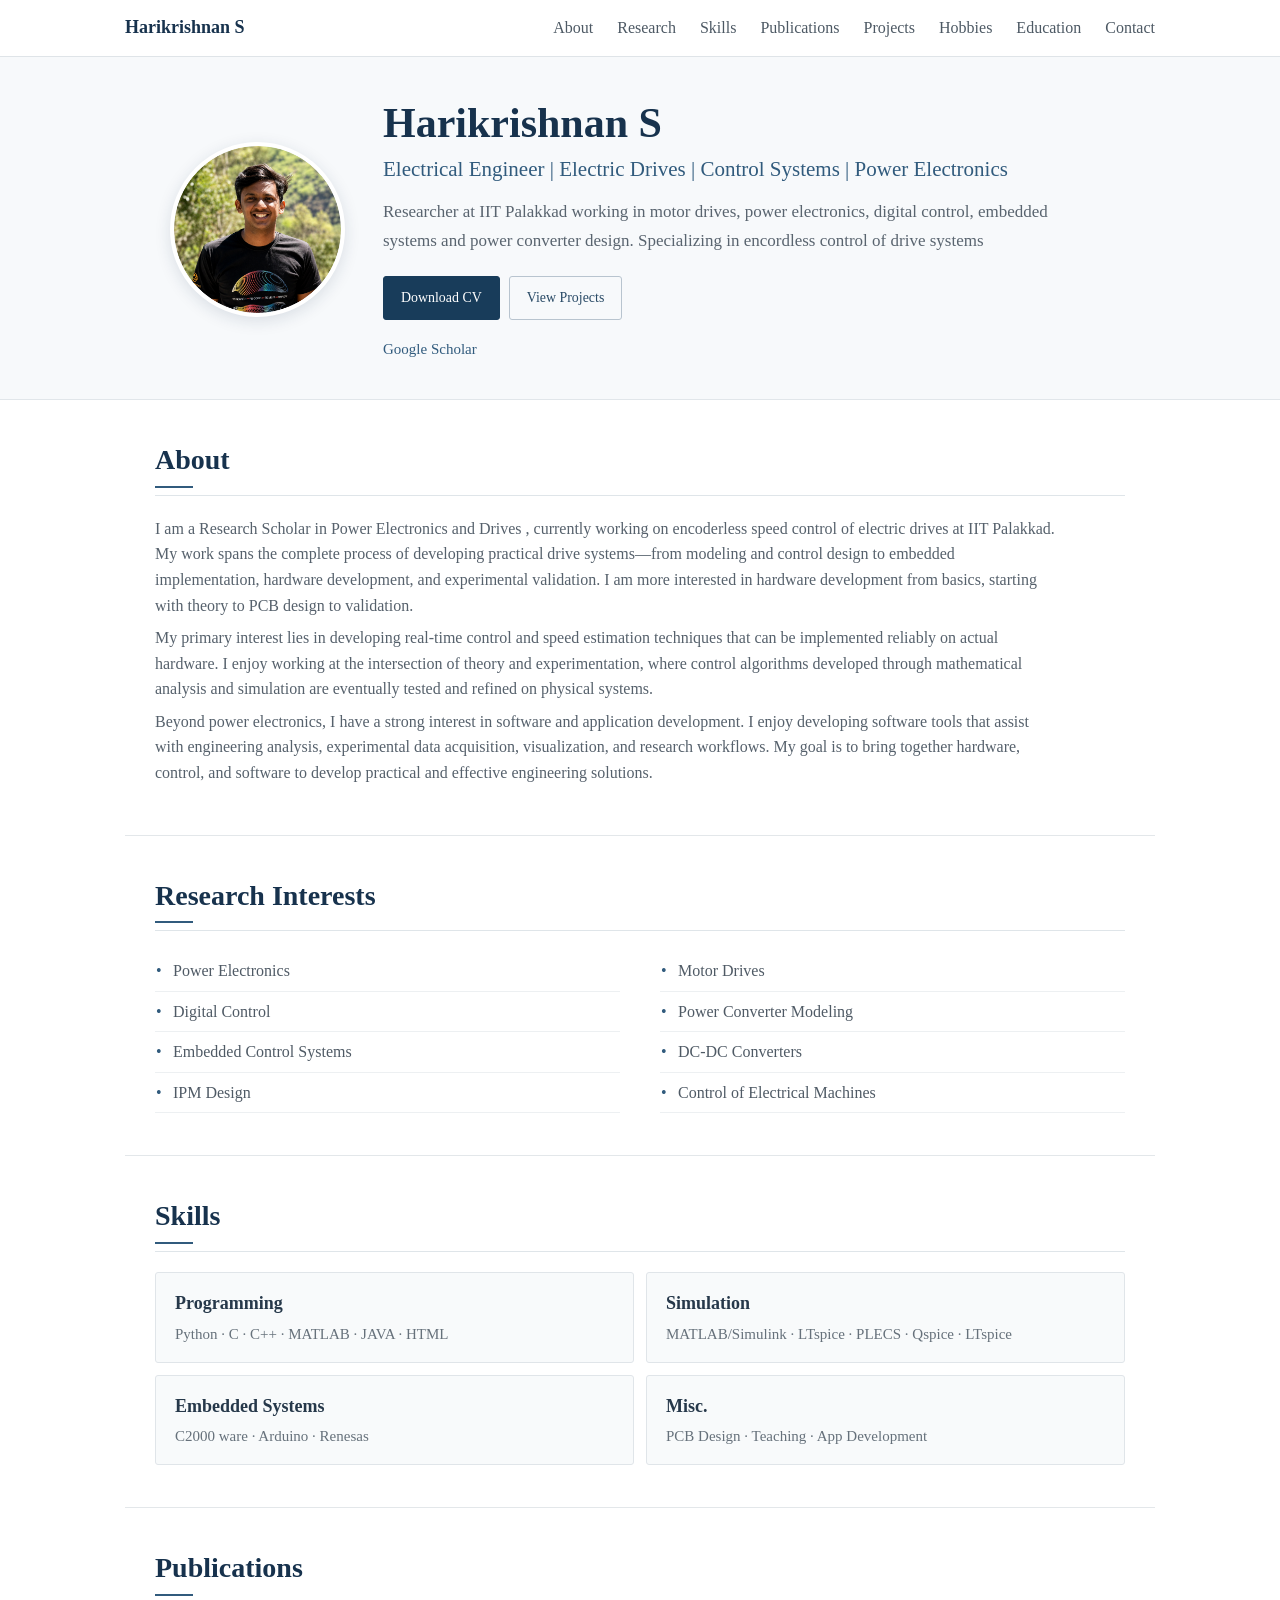
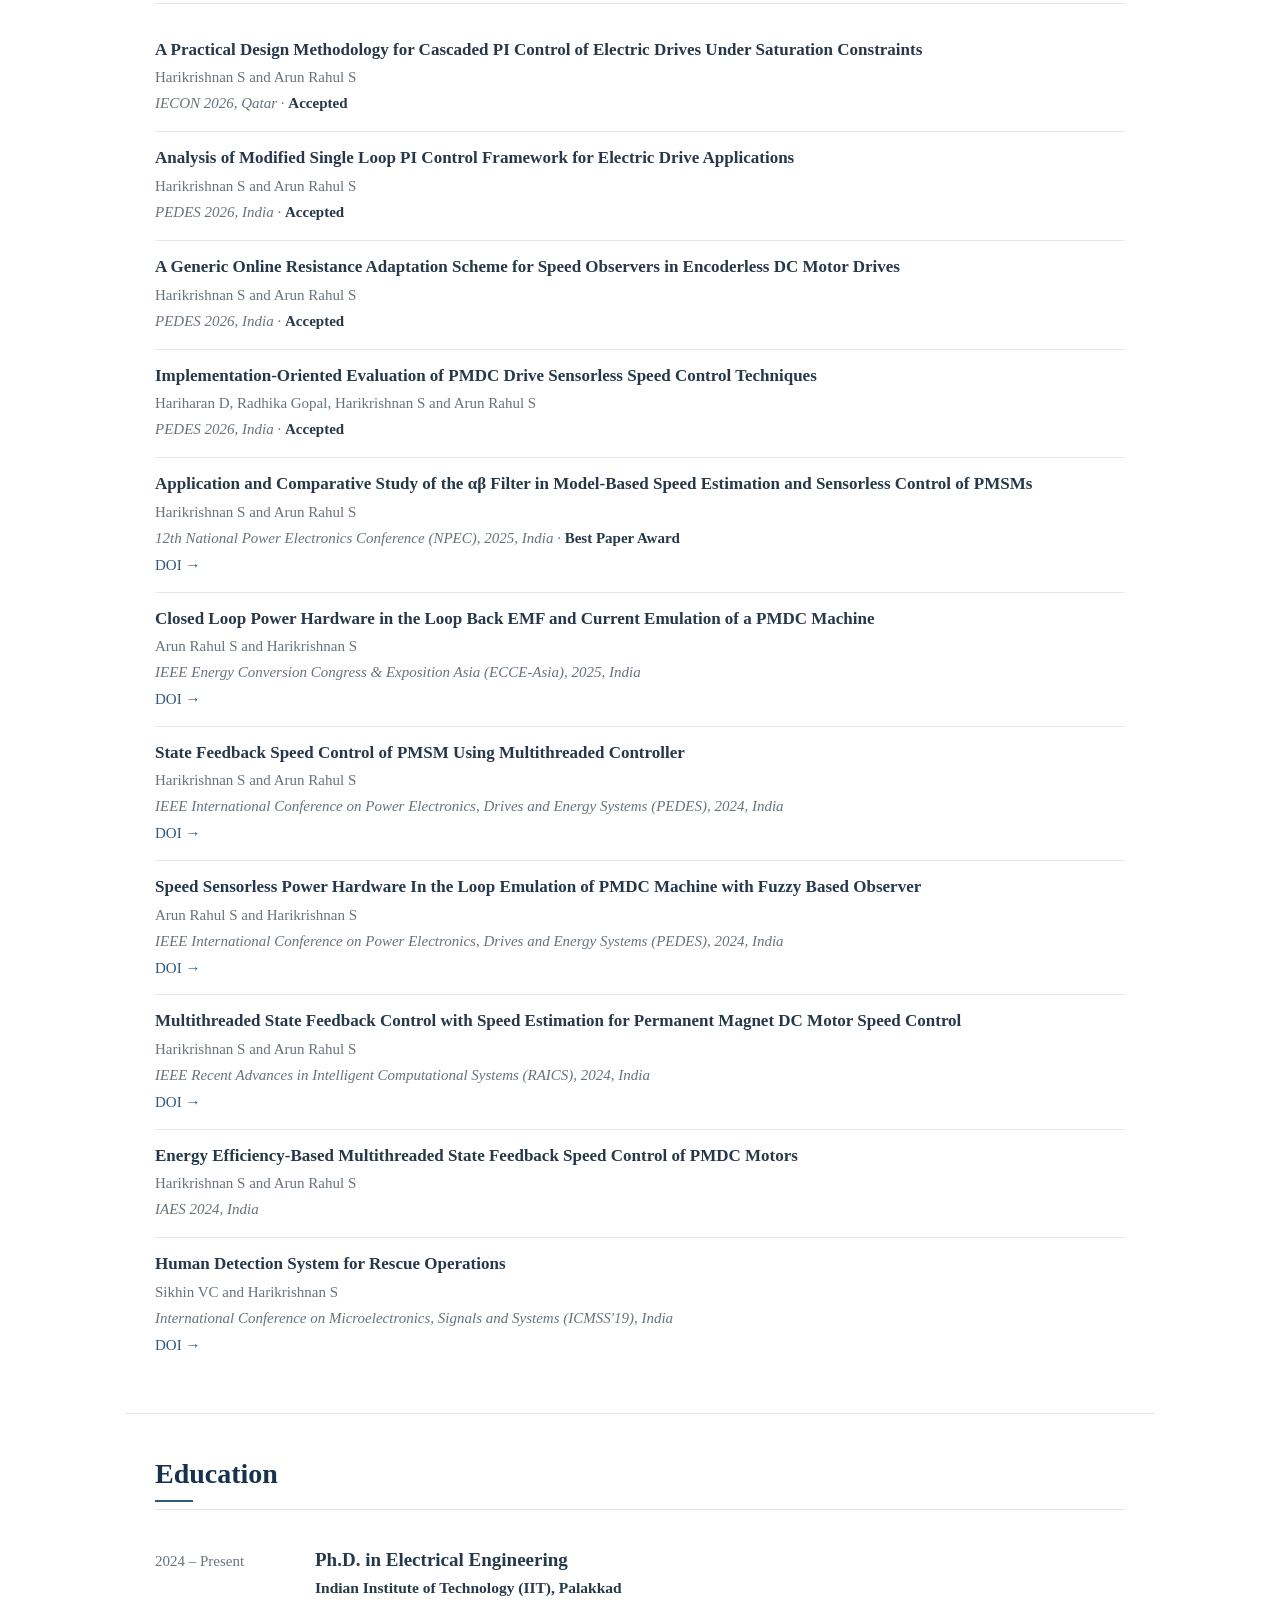
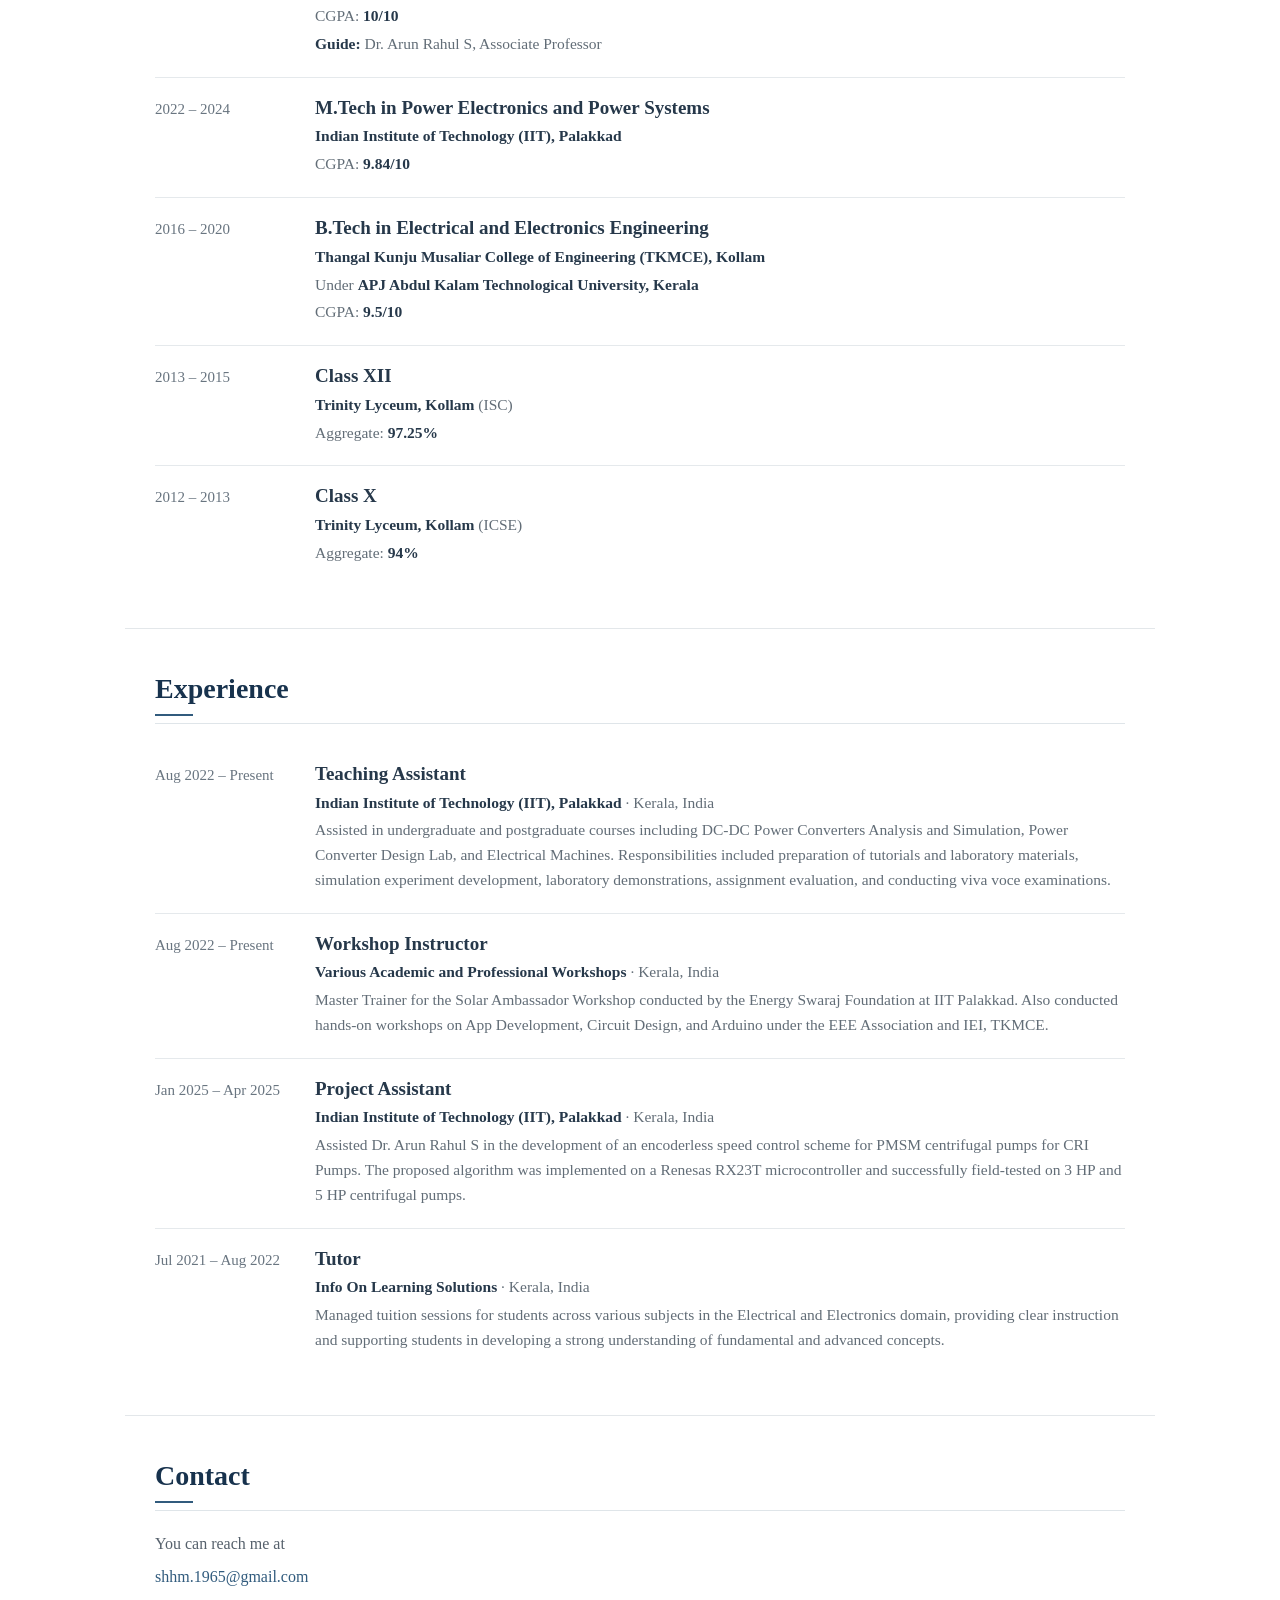
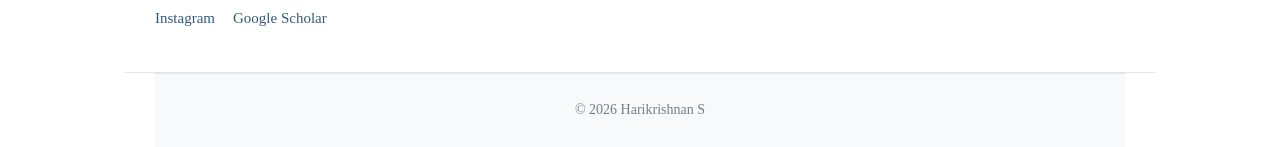
<file: index.html>
<!DOCTYPE html>
<html lang="en">

<head>
    <meta name="google-site-verification" content="j618L3VyQxqbE8muzfw3q0A5FMIps2ONFn4B0wJGXK8" />
    <meta charset="UTF-8">
    <meta name="viewport" content="width=device-width, initial-scale=1.0">

    <title>Harikrishnan S | Electrical Engineer</title>

    <link rel="stylesheet" href="css/style.css">
</head>

<body>

    <!-- ================= NAVIGATION ================= -->

    <nav class="navbar">

        <div class="nav-container">

            <div class="logo">
                Harikrishnan S
            </div>

            <div class="nav-links">

                <a href="index.html">About</a>
                <a href="#research">Research</a>
                <a href="#skills">Skills</a>
                <a href="#publications">Publications</a>
                <a href="projects.html">Projects</a>
                <a href="tutorials.html">Hobbies</a>
                <a href="#education">Education</a>
                <a href="#contact">Contact</a>

            </div>

        </div>

    </nav>


    <!-- ================= HERO ================= -->

    <main>

        <section class="hero">

            <div class="hero-container">

                <div class="hero-image">

                    <!-- Replace this with your photo -->
                    <img src="images/hari_profile.png"
                         alt="Profile photo">

                </div>


                <div class="hero-text">

                    <h1>Harikrishnan S</h1>

                    <h2>
                        Electrical Engineer | Electric Drives | Control Systems | Power Electronics  
                    </h2>

                    <p>
                        Researcher at IIT Palakkad working in motor drives, power electronics,
                        digital control, embedded systems and power converter
                        design. Specializing in encordless control of drive systems
                    </p>

                    <div class="hero-links">

                        <a href="files/Resume_hari.pdf" class="button">
                            Download CV
                        </a>

                        <a href="projects.html" class="button secondary">
                            View Projects
                        </a>

                    </div>

                    <div class="social-links">

                        <a href="https://scholar.google.com/citations?user=oAw24wIAAAAJ&hl=en">Google Scholar</a>
                      <!--<a href="mailto:shhm.1965@gmail.com">shhm.1965@gmail.com</a> -->

                    </div>

                </div>

            </div>

        </section>


        <!-- ================= ABOUT ================= -->

        <section class="section">

            <h2>About</h2>
<p>
I am a Research Scholar in Power Electronics and Drives , currently working on encoderless speed control of electric drives at IIT Palakkad. My work spans the complete process of developing practical drive systems—from modeling and control design to embedded implementation, hardware development, and experimental validation.
I am more interested in hardware development from basics, starting with theory to PCB design to validation.</p>
<p>
My primary interest lies in developing real-time control and speed estimation techniques that can be implemented reliably on actual hardware. I enjoy working at the intersection of theory and experimentation, where control algorithms developed through mathematical analysis and simulation are eventually tested and refined on physical systems.
</p>
<p>
Beyond power electronics, I have a strong interest in software and application development. I enjoy developing software tools that assist with engineering analysis, experimental data acquisition, visualization, and research workflows. My goal is to bring together hardware, control, and software to develop practical and effective engineering solutions.
</p>
        </section>


        <!-- ================= RESEARCH ================= -->

        <section class="section" id="research">

            <h2>Research Interests</h2>

            <ul class="research-list">

                <li>Power Electronics</li>
                <li>Motor Drives</li>
                <li>Digital Control</li>
                <li>Power Converter Modeling</li>
                <li>Embedded Control Systems</li>
                <li>DC-DC Converters</li>
                <li>IPM Design</li>
                <li>Control of Electrical Machines</li>

            </ul>

        </section>


        <!-- ================= SKILLS ================= -->

        <section class="section" id="skills">

            <h2>Skills</h2>

            <div class="skills-grid">

                <div class="skill-box">
                    <h3>Programming</h3>
                    <p>Python · C · C++ · MATLAB · JAVA · HTML </p>
                </div>

                <div class="skill-box">
                    <h3>Simulation</h3>
                    <p>MATLAB/Simulink · LTspice · PLECS · Qspice · LTspice</p>
                </div>

                <div class="skill-box">
                    <h3>Embedded Systems</h3>
                    <p>C2000 ware · Arduino · Renesas </p>
                </div>

                <div class="skill-box">
                    <h3>Misc.</h3>
                    <p> PCB Design · Teaching · App Development</p>
                </div>

            </div>

        </section>


      <!-- ================= PUBLICATIONS ================= -->

<section class="section" id="publications">
    <h2>Publications</h2>

    <div class="publication">
        <h3>A Practical Design Methodology for Cascaded PI Control of Electric Drives Under Saturation Constraints</h3>
        <p>Harikrishnan S and Arun Rahul S</p>
        <p><i>IECON 2026, Qatar</i> · <strong>Accepted</strong></p>
    </div>

    <div class="publication">
        <h3>Analysis of Modified Single Loop PI Control Framework for Electric Drive Applications</h3>
        <p>Harikrishnan S and Arun Rahul S</p>
        <p><i>PEDES 2026, India</i> · <strong>Accepted</strong></p>
    </div>

    <div class="publication">
        <h3>A Generic Online Resistance Adaptation Scheme for Speed Observers in Encoderless DC Motor Drives</h3>
        <p>Harikrishnan S and Arun Rahul S</p>
        <p><i>PEDES 2026, India</i> · <strong>Accepted</strong></p>
    </div>

    <div class="publication">
        <h3>Implementation-Oriented Evaluation of PMDC Drive Sensorless Speed Control Techniques</h3>
        <p>Hariharan D, Radhika Gopal, Harikrishnan S and Arun Rahul S</p>
        <p><i>PEDES 2026, India</i> · <strong>Accepted</strong></p>
    </div>

    <div class="publication">
        <h3>Application and Comparative Study of the αβ Filter in Model-Based Speed Estimation and Sensorless Control of PMSMs</h3>
        <p>Harikrishnan S and Arun Rahul S</p>
        <p><i>12th National Power Electronics Conference (NPEC), 2025, India</i> · <strong>Best Paper Award</strong></p>
        <a href="https://doi.org/10.1109/NPEC66512.2025.11450237" target="_blank">DOI →</a>
    </div>

    <div class="publication">
        <h3>Closed Loop Power Hardware in the Loop Back EMF and Current Emulation of a PMDC Machine</h3>
        <p>Arun Rahul S and Harikrishnan S</p>
        <p><i>IEEE Energy Conversion Congress & Exposition Asia (ECCE-Asia), 2025, India</i></p>
        <a href="https://doi.org/10.1109/ECCE-Asia63110.2025.11111783" target="_blank">DOI →</a>
    </div>

    <div class="publication">
        <h3>State Feedback Speed Control of PMSM Using Multithreaded Controller</h3>
        <p>Harikrishnan S and Arun Rahul S</p>
        <p><i>IEEE International Conference on Power Electronics, Drives and Energy Systems (PEDES), 2024, India</i></p>
        <a href="https://doi.org/10.1109/PEDES61459.2024.10960816" target="_blank">DOI →</a>
    </div>

    <div class="publication">
        <h3>Speed Sensorless Power Hardware In the Loop Emulation of PMDC Machine with Fuzzy Based Observer</h3>
        <p>Arun Rahul S and Harikrishnan S</p>
        <p><i>IEEE International Conference on Power Electronics, Drives and Energy Systems (PEDES), 2024, India</i></p>
        <a href="https://doi.org/10.1109/PEDES61459.2024.10961090" target="_blank">DOI →</a>
    </div>

    <div class="publication">
        <h3>Multithreaded State Feedback Control with Speed Estimation for Permanent Magnet DC Motor Speed Control</h3>
        <p>Harikrishnan S and Arun Rahul S</p>
        <p><i>IEEE Recent Advances in Intelligent Computational Systems (RAICS), 2024, India</i></p>
        <a href="https://doi.org/10.1109/RAICS61201.2024.10689797" target="_blank">DOI →</a>
    </div>

    <div class="publication">
        <h3>Energy Efficiency-Based Multithreaded State Feedback Speed Control of PMDC Motors</h3>
        <p>Harikrishnan S and Arun Rahul S</p>
        <p><i>IAES 2024, India</i></p>
    </div>

    <div class="publication">
        <h3>Human Detection System for Rescue Operations</h3>
        <p>Sikhin VC and Harikrishnan S</p>
        <p><i>International Conference on Microelectronics, Signals and Systems (ICMSS'19), India</i></p>
        <a href="https://doi.org/10.1063/5.0004218" target="_blank">DOI →</a>
    </div>

</section>


        <!-- ================= EDUCATION ================= -->

<section class="section" id="education">

    <h2>Education</h2>


    <!-- PhD -->

    <div class="timeline-item">

        <span class="timeline-year">
            2024 – Present
        </span>

        <div>

            <h3>
                Ph.D. in Electrical Engineering
            </h3>

            <p>
                <strong>
                    Indian Institute of Technology (IIT), Palakkad
                </strong>
            </p>

            <p>
                CGPA: <strong>10/10</strong>
            </p>

            <p>
                <strong>Guide:</strong>
                Dr. Arun Rahul S, Associate Professor
            </p>

        </div>

    </div>


    <!-- MTech -->

    <div class="timeline-item">

        <span class="timeline-year">
            2022 – 2024
        </span>

        <div>

            <h3>
                M.Tech in Power Electronics and Power Systems
            </h3>

            <p>
                <strong>
                    Indian Institute of Technology (IIT), Palakkad
                </strong>
            </p>

            <p>
                CGPA: <strong>9.84/10</strong>
            </p>

        </div>

    </div>


    <!-- BTech -->

    <div class="timeline-item">

        <span class="timeline-year">
            2016 – 2020
        </span>

        <div>

            <h3>
                B.Tech in Electrical and Electronics Engineering
            </h3>

            <p>
                <strong>
                    Thangal Kunju Musaliar College of Engineering (TKMCE), Kollam
                </strong>
            </p>

            <p>
                Under
                <strong>
                    APJ Abdul Kalam Technological University, Kerala
                </strong>
            </p>

            <p>
                CGPA: <strong>9.5/10</strong>
            </p>

        </div>

    </div>


    <!-- Class XII -->

    <div class="timeline-item">

        <span class="timeline-year">
            2013 – 2015
        </span>

        <div>

            <h3>
                Class XII
            </h3>

            <p>
                <strong>
                    Trinity Lyceum, Kollam
                </strong>
                (ISC)
            </p>

            <p>
                Aggregate: <strong>97.25%</strong>
            </p>

        </div>

    </div>


    <!-- Class X -->

    <div class="timeline-item">

        <span class="timeline-year">
            2012 – 2013
        </span>

        <div>

            <h3>
                Class X
            </h3>

            <p>
                <strong>
                    Trinity Lyceum, Kollam
                </strong>
                (ICSE)
            </p>

            <p>
                Aggregate: <strong>94%</strong>
            </p>

        </div>

    </div>

</section>



<!-- ================= EXPERIENCE ================= -->

<section class="section" id="experience">
    <h2>Experience</h2>

    <div class="timeline-item">
        <span class="timeline-year">Aug 2022 – Present</span>
        <div>
            <h3>Teaching Assistant</h3>
            <p><strong>Indian Institute of Technology (IIT), Palakkad</strong> · Kerala, India</p>
            <p>Assisted in undergraduate and postgraduate courses including DC-DC Power Converters Analysis and Simulation, Power Converter Design Lab, and Electrical Machines. Responsibilities included preparation of tutorials and laboratory materials, simulation experiment development, laboratory demonstrations, assignment evaluation, and conducting viva voce examinations.</p>
        </div>
    </div>

    <div class="timeline-item">
        <span class="timeline-year">Aug 2022 – Present</span>
        <div>
            <h3>Workshop Instructor</h3>
            <p><strong>Various Academic and Professional Workshops</strong> · Kerala, India</p>
            <p>Master Trainer for the Solar Ambassador Workshop conducted by the Energy Swaraj Foundation at IIT Palakkad. Also conducted hands-on workshops on App Development, Circuit Design, and Arduino under the EEE Association and IEI, TKMCE.</p>
        </div>
    </div>

    <div class="timeline-item">
        <span class="timeline-year">Jan 2025 – Apr 2025</span>
        <div>
            <h3>Project Assistant</h3>
            <p><strong>Indian Institute of Technology (IIT), Palakkad</strong> · Kerala, India</p>
            <p>Assisted Dr. Arun Rahul S in the development of an encoderless speed control scheme for PMSM centrifugal pumps for CRI Pumps. The proposed algorithm was implemented on a Renesas RX23T microcontroller and successfully field-tested on 3 HP and 5 HP centrifugal pumps.</p>
        </div>
    </div>

    <div class="timeline-item">
        <span class="timeline-year">Jul 2021 – Aug 2022</span>
        <div>
            <h3>Tutor</h3>
            <p><strong>Info On Learning Solutions</strong> · Kerala, India</p>
            <p>Managed tuition sessions for students across various subjects in the Electrical and Electronics domain, providing clear instruction and supporting students in developing a strong understanding of fundamental and advanced concepts.</p>
        </div>
    </div>
</section>


        <!-- ================= CONTACT ================= -->

        <section class="section" id="contact">

            <h2>Contact</h2>

            <p>
                You can reach me at 
            </p>

            <p>
                <a href="mailto:shhm.1965@gmail.com">
                    shhm.1965@gmail.com
                </a>
            </p>

            <div class="social-links">

                
                <a href="https://www.instagram.com/me.geek_hari/">Instagram</a>
                <a href="https://scholar.google.com/citations?user=oAw24wIAAAAJ&hl=en">Google Scholar</a>

            </div>

        </section>

    </main>


    <!-- ================= FOOTER ================= -->

    <footer>

        <p>
            © 2026 Harikrishnan S
        </p>

    </footer>


    <script src="js/script.js"></script>

</body>

</html>
</file>
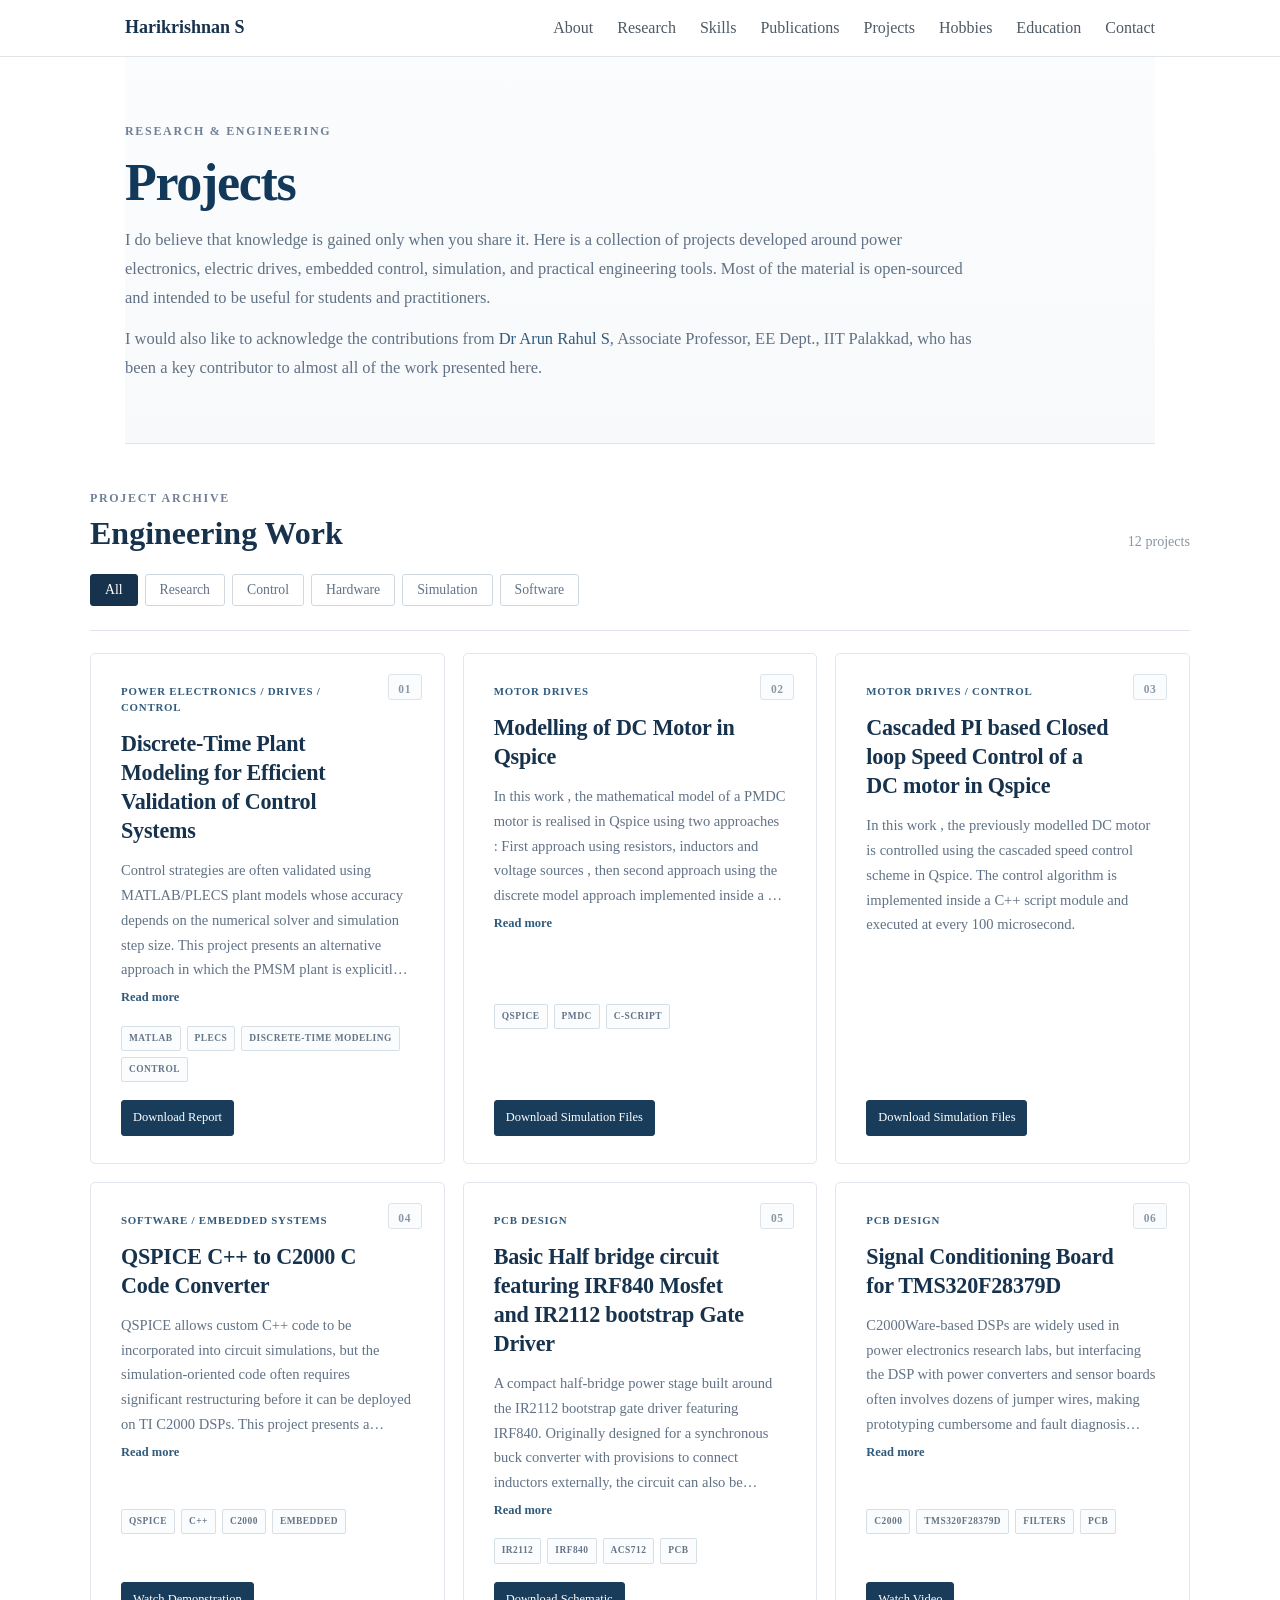
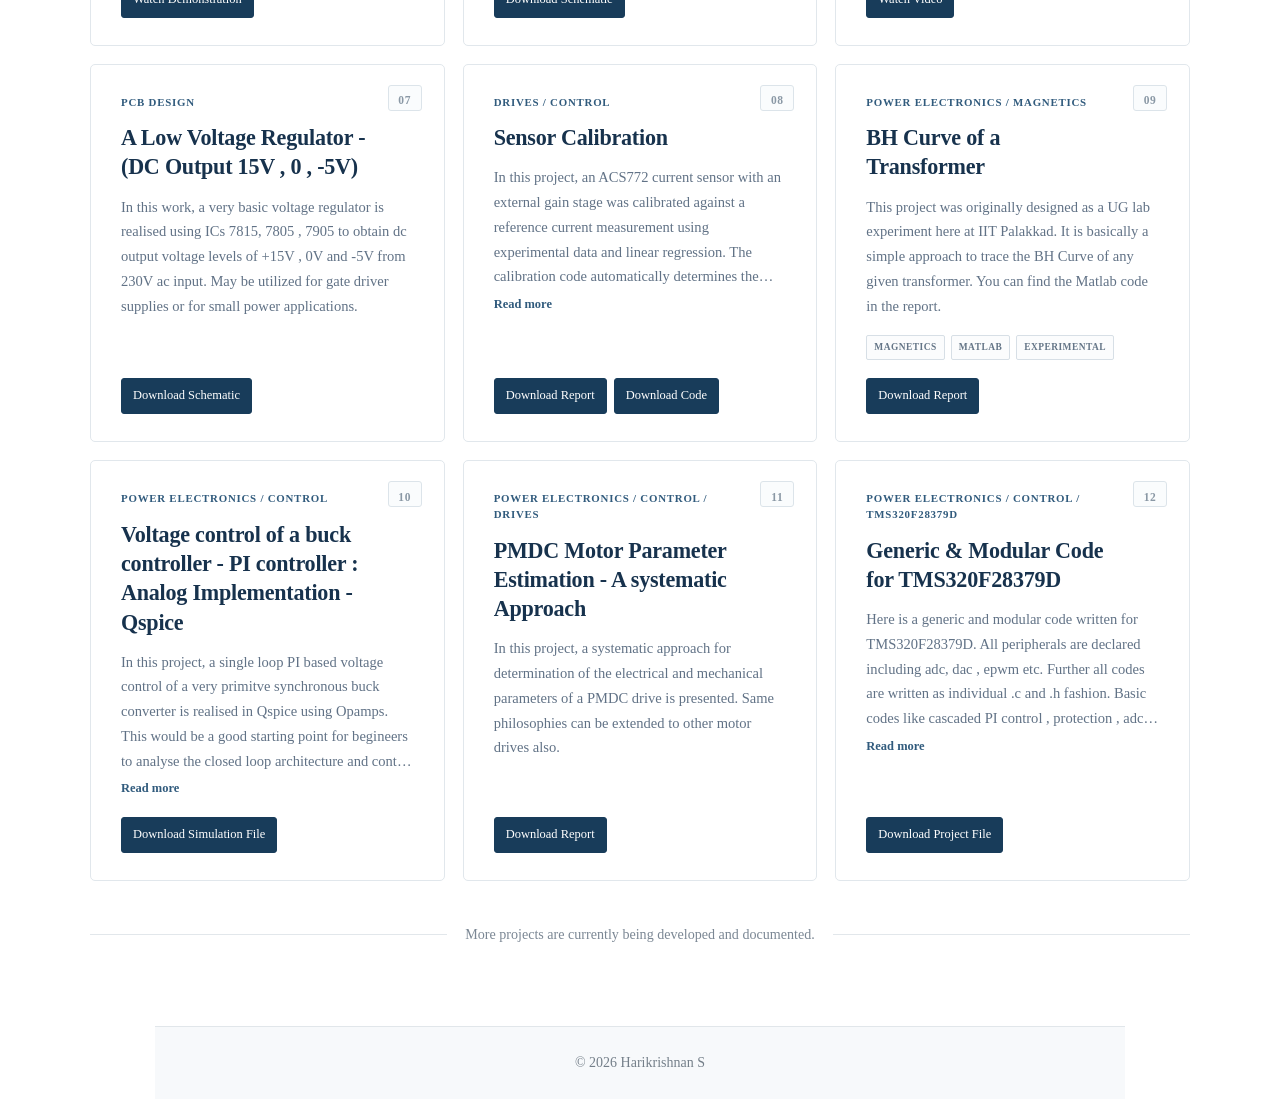
<file: projects.html>
<!DOCTYPE html>
<html lang="en">

<head>
    <meta charset="UTF-8">
    <meta name="viewport" content="width=device-width, initial-scale=1.0">

    <title>Projects | Harikrishnan S</title>

    <link rel="stylesheet" href="css/style.css">
    <link rel="stylesheet" href="css/projects.css">
    <style>
        /* =========================================================
           PROJECT ARCHIVE GRID
           ========================================================= */

        .projects-grid {
            display: grid;
            grid-template-columns: repeat(3, minmax(0, 1fr));
            gap: 18px;
            margin-top: 22px;
            width: 100%;
        }

        .projects-grid .project-card.archive-project {
            display: flex;
            flex-direction: column;
            width: auto;
            margin: 0;
            min-width: 0;
            box-sizing: border-box;
        }

        .projects-grid .project-card.archive-project .project-content {
            display: flex;
            flex-direction: column;
            width: 100%;
            max-width: none;
            min-width: 0;
            box-sizing: border-box;
        }

        .projects-grid .project-card.archive-project.hidden-project {
            display: none !important;
        }

        /* =========================================================
           READ MORE / READ LESS
           ========================================================= */

        .project-description-wrap {
            margin: 0 0 17px;
        }

        .project-description-wrap .project-description {
            margin: 0;
        }

        .project-description-wrap .project-description.is-collapsed {
            display: -webkit-box;
            -webkit-box-orient: vertical;
            -webkit-line-clamp: 5;
            line-clamp: 5;
            overflow: hidden;
        }

        .read-more-btn {
            display: none;
            margin-top: 8px;
            padding: 0;
            border: 0;
            background: transparent;
            color: #315b7d;
            font-family: inherit;
            font-size: .78rem;
            font-weight: 600;
            cursor: pointer;
        }

        .read-more-btn:hover {
            color: #17324d;
            text-decoration: underline;
        }

        .read-more-btn:focus-visible {
            outline: 2px solid #315b7d;
            outline-offset: 3px;
        }

        .project-description-wrap.has-overflow .read-more-btn {
            display: inline-block;
        }

        .project-description-wrap .project-description.is-expanded {
            display: block;
            overflow: visible;
        }

        @media (max-width: 950px) {
            .projects-grid {
                grid-template-columns: repeat(2, minmax(0, 1fr));
            }
        }

        @media (max-width: 650px) {
            .projects-grid {
                grid-template-columns: 1fr;
                gap: 15px;
            }
        }
    </style>


</head>


<body>

    <!-- NAVIGATION -->
    <nav class="navbar">

        <div class="nav-container">

            <div class="logo">
                Harikrishnan S
            </div>

            <div class="nav-links">
                <a href="index.html">About</a>
                <a href="index.html#research">Research</a>
                <a href="index.html#skills">Skills</a>
                <a href="index.html#publications">Publications</a>
                <a href="projects.html" class="active">Projects</a>
                <a href="tutorials.html">Hobbies</a>
                <a href="index.html#education">Education</a>
                <a href="index.html#contact">Contact</a>
            </div>

        </div>

    </nav>


    <!-- PAGE HEADER -->

    <section class="page-header projects-hero">
        <div class="page-header-inner">
            <span class="page-label">RESEARCH & ENGINEERING</span>
            <h1>Projects</h1>
            <p> I do believe that knowledge is gained only when you share it. Here is a collection of projects developed around power electronics, electric drives, embedded control, simulation, and practical engineering tools. Most of the material is open-sourced and intended to be useful for students and practitioners.</p>
            <p>I would also like to acknowledge the contributions from <a href="https://iitpkd.ac.in/people/earunrahul" target="_blank" rel="noopener noreferrer">Dr Arun Rahul S</a>, Associate Professor, EE Dept., IIT Palakkad, who has been a key contributor to almost all of the work presented here.</p>
        </div>
    </section>


    <!-- PROJECTS -->

    <main class="projects-container">

        <div class="project-intro-row">
            <div>
                <span class="page-label">PROJECT ARCHIVE</span>
                <h2>Engineering Work</h2>
            </div>
            <span class="project-count"><span id="visible-count">12</span> projects</span>
        </div>

        <div class="project-filters" role="group" aria-label="Filter projects">
            <button class="filter active" data-filter="all">All</button>
            <button class="filter" data-filter="research">Research</button>
            <button class="filter" data-filter="control">Control</button>
            <button class="filter" data-filter="hardware">Hardware</button>
            <button class="filter" data-filter="simulation">Simulation</button>
            <button class="filter" data-filter="software">Software</button>
        </div>

        <div class="projects-grid">

        <!-- PROJECT 1 -->

        <article class="project-card archive-project" data-category="research control">

            <div class="project-number">
                01
            </div>

            <div class="project-content">

                <span class="project-category">
                    POWER ELECTRONICS / DRIVES / CONTROL
                </span>

                <h2>
                    Discrete-Time Plant Modeling for Efficient Validation of Control Systems
                </h2>

                <div class="project-description-wrap">


                    <p class="project-description">Control strategies are often validated using MATLAB/PLECS plant models whose accuracy depends on the numerical solver
                     and simulation step size. This project presents an alternative approach in which the PMSM plant is explicitly 
                     discretized and executed at a sub-microsecond time step, while the control algorithm operates at its 
                     intended sampling period (100 uS). A comparative study with conventional solver-based 
                     simulation is presented to evaluate the accuracy and effectiveness of the proposed approach.</p>


                    <button class="read-more-btn" type="button" aria-expanded="false">Read more</button>


                </div>

                

                <div class="project-tags"><span>MATLAB</span><span>PLECS</span><span>DISCRETE-TIME MODELING</span><span>CONTROL</span></div>

                <div class="project-buttons">

                    <a href="files/2_portfolio_basic_modelling.pdf"
                       class="button"
                       download>
                        Download Report
                    </a>



                </div>

            </div>

        </article>


        <!-- PROJECT 2 -->

        <article class="project-card archive-project" data-category="simulation control">

            <div class="project-number">
                02
            </div>

            <div class="project-content">

                <span class="project-category">
                    MOTOR DRIVES
                </span>

                <h2>
                    Modelling of DC Motor in Qspice 
                </h2>

                <div class="project-description-wrap">


                    <p class="project-description">In this work , the mathematical model of a PMDC motor is realised in Qspice using two approaches : First approach 
                    using resistors, inductors and voltage sources , then second approach using the discrete model approach implemented inside a c-script in
                    Qspice</p>


                    <button class="read-more-btn" type="button" aria-expanded="false">Read more</button>


                </div>



                <div class="project-tags"><span>QSPICE</span><span>PMDC</span><span>C-SCRIPT</span></div>

                <div class="project-buttons">

                    <a href="files/dc_motor_basic.zip"
                       class="button"
                       download>
                        Download Simulation Files
                    </a>



                </div>

            </div>

        </article>


        <!-- PROJECT 3 -->

        <article class="project-card archive-project" data-category="simulation control">

            <div class="project-number">
                03
            </div>

            <div class="project-content">

                <span class="project-category">
                    MOTOR DRIVES / CONTROL
                </span>

                <h2>
                  Cascaded PI based Closed loop Speed Control of a DC motor in Qspice
                </h2>

                <div class="project-description-wrap">


                    <p class="project-description">In this work , the previously modelled DC motor is controlled using the cascaded speed control scheme in Qspice. The 
                    control algorithm is implemented inside a C++ script module and executed at every 100 microsecond.</p>


                    <button class="read-more-btn" type="button" aria-expanded="false">Read more</button>


                </div>

                

                <div class="project-buttons">

                    <a href="files/dc_motor_basic_2.zip"
                       class="button"
                       download>
                        Download Simulation Files
                    </a>



                </div>

            </div>

        </article>

<!-- PROJECT 4 -->

<article class="project-card archive-project" data-category="software control simulation">

    <div class="project-number">
        04
    </div>

    <div class="project-content">

        <span class="project-category">
            SOFTWARE / EMBEDDED SYSTEMS
        </span>

        <h2>
            QSPICE C++ to C2000 C Code Converter
        </h2>

        <div class="project-description-wrap">


            <p class="project-description">QSPICE allows custom C++ code to be incorporated into circuit
            simulations, but the simulation-oriented code often requires
            significant restructuring before it can be deployed on TI C2000
            DSPs. This project presents a lightweight software tool that
            converts QSPICE C++ code into organized <code>.c</code> and
            <code>.h</code> files suitable for C2000-based embedded
            implementation, reducing manual code restructuring and
            accelerating the transition from simulation to real-time control. For access to the <code>.exe</code> file, 
            please contact me at
            <a href="mailto:shhm.1965@gmail.com">shhm.1965@gmail.com</a>.</p>


            <button class="read-more-btn" type="button" aria-expanded="false">Read more</button>


        </div>

  

        <div class="project-tags"><span>QSPICE</span><span>C++</span><span>C2000</span><span>EMBEDDED</span></div>

                <div class="project-buttons">

            <a href="https://youtu.be/c79LO3I3VkU?si=iqLacxEKfKTCh8cw"
               class="button"
               target="_blank"
               rel="noopener noreferrer">
                Watch Demonstration
            </a>

        </div>

    </div>

</article>


<!-- PROJECT 5 -->

<article class="project-card archive-project" data-category="hardware">

    <div class="project-number">
        05
    </div>

    <div class="project-content">

        <span class="project-category">
            PCB DESIGN
        </span>

        <h2>
            Basic Half bridge circuit featuring IRF840 Mosfet and IR2112 bootstrap Gate Driver
        </h2>

        <div class="project-description-wrap">


            <p class="project-description">A compact half-bridge power stage built around the IR2112 bootstrap gate driver featuring IRF840.
    Originally designed for a synchronous buck converter with provisions to connect inductors externally, the circuit can also be
    configured as an independent half-bridge. The board includes provisions for voltage sensing and ACS712-based
    current sensing, making it suitable for rapid prototyping and testing of
    power-electronic converter topologies.</p>


            <button class="read-more-btn" type="button" aria-expanded="false">Read more</button>


        </div>

  

                <div class="project-tags"><span>IR2112</span><span>IRF840</span><span>ACS712</span><span>PCB</span></div>

                <div class="project-buttons">

                    <a href="files/9_portfolio_buck.pdf"
                       class="button"
                       download>
                        Download Schematic
                    </a>



                </div>

    </div>

</article>


<!-- PROJECT 6 -->

<article class="project-card archive-project" data-category="hardware control">

    <div class="project-number">
        06
    </div>

    <div class="project-content">

        <span class="project-category">
            PCB DESIGN
        </span>

        <h2>
            Signal Conditioning Board for TMS320F28379D
        </h2>

        <div class="project-description-wrap">


            <p class="project-description">C2000Ware-based DSPs are widely used in power electronics research labs, but
    interfacing the DSP with power converters and sensor boards often involves
    dozens of jumper wires, making prototyping cumbersome and fault diagnosis
    difficult. To address this, we developed a dedicated PCB extension board for the
    TMS320F28379D, featuring integrated signal-conditioning stages, including
    level shifters, filters, and anti-aliasing filters, along with a structured
    pin arrangement for cleaner and faster prototyping. Watch the video to learn
    more about the design and its features.</p>


            <button class="read-more-btn" type="button" aria-expanded="false">Read more</button>


        </div>

  
<div class="project-tags"><span>C2000</span><span>TMS320F28379D</span><span>FILTERS</span><span>PCB</span></div>

                <div class="project-buttons">

            <a href="https://youtu.be/-EarZSWZVpc"
               class="button"
               target="_blank"
               rel="noopener noreferrer">
                Watch Video
            </a>

    </div>

</article>


<!-- PROJECT 7 -->

<article class="project-card archive-project" data-category="hardware">

    <div class="project-number">
        07
    </div>

    <div class="project-content">

        <span class="project-category">
            PCB DESIGN
        </span>

        <h2>
            A Low Voltage Regulator - (DC Output 15V , 0 , -5V)
        </h2>

        <div class="project-description-wrap">


            <p class="project-description">In this work, a very basic voltage regulator is realised using ICs 7815, 7805 , 7905 to obtain dc output voltage levels of +15V , 0V and -5V from 230V ac input.
            May be utilized for gate driver supplies or for small power applications.</p>


            <button class="read-more-btn" type="button" aria-expanded="false">Read more</button>


        </div>

  

                <div class="project-buttons">

                    <a href="files/11_portfolio_lvr.pdf"
                       class="button"
                       download>
                        Download Schematic
                    </a>



                </div>

    </div>
</article>

    <!-- PROJECT 8 -->

<article class="project-card archive-project" data-category="research control">

    <div class="project-number">
        08
    </div>

    <div class="project-content">

        <span class="project-category">
            DRIVES / CONTROL
        </span>

        <h2>
            Sensor Calibration
        </h2>

        <div class="project-description-wrap">


            <p class="project-description">In this project, an ACS772
    current sensor with an external gain stage was calibrated against a reference
    current measurement using experimental data and linear regression. The
    calibration code automatically determines the sensor gain and offset,
    evaluates their variation across data segments, and compares the calibrated
    output with the reference measurement. The results highlight the importance
    of experimentally validating sensor characteristics rather than relying
    solely on nominal datasheet values.</p>


            <button class="read-more-btn" type="button" aria-expanded="false">Read more</button>


        </div>

  

                <div class="project-buttons">

                    <a href="files/12_calibration_code.pdf"
                       class="button"
                       download>
                        Download Report
                    </a>


                    <a href="files/sensor_calibration.m"
                       class="button"
                       download>
                        Download Code
                    </a>

                </div>
                

    </div>

</article>

   <!-- PROJECT 9 -->

<article class="project-card archive-project" data-category="research hardware">

    <div class="project-number">
        09
    </div>

    <div class="project-content">

        <span class="project-category">
            POWER ELECTRONICS / MAGNETICS
        </span>

        <h2>
            BH Curve of a Transformer
        </h2>

        <div class="project-description-wrap">


            <p class="project-description">This project was originally designed as a UG lab experiment here at IIT Palakkad. It is basically a simple approach to trace the BH Curve 
          of any given transformer.  You can find the Matlab code in the report.</p>


            <button class="read-more-btn" type="button" aria-expanded="false">Read more</button>


        </div>

  

                <div class="project-tags"><span>MAGNETICS</span><span>MATLAB</span><span>EXPERIMENTAL</span></div>

                <div class="project-buttons">

                    <a href="files/13_portfolio_BH_curve.pdf"
                       class="button"
                       download>
                        Download Report
                    </a>




                </div>
                

    </div>

</article>


   <!-- PROJECT 10-->

<article class="project-card archive-project" data-category="simulation control">

    <div class="project-number">
        10
    </div>

    <div class="project-content">

        <span class="project-category">
            POWER ELECTRONICS / CONTROL
        </span>

        <h2>
            Voltage control of a buck controller - PI controller : Analog Implementation - Qspice 
        </h2>

        <div class="project-description-wrap">


            <p class="project-description">In this project, a single loop PI based voltage control of  a very primitve synchronous buck converter is realised in Qspice using Opamps. 
          This would be a good starting point for begineers to analyse the closed loop architecture and control aspects.</p>


            <button class="read-more-btn" type="button" aria-expanded="false">Read more</button>


        </div>

  

                <div class="project-buttons">

                    <a href="files/buck_conv_control.zip"
                       class="button"
                       download>
                        Download Simulation File
                    </a>




                </div>
                

    </div>

</article>

  <!-- PROJECT 11-->

<article class="project-card archive-project" data-category="research control">

    <div class="project-number">
        11
    </div>

    <div class="project-content">

        <span class="project-category">
            POWER ELECTRONICS / CONTROL / DRIVES
        </span>

        <h2>
            PMDC Motor Parameter Estimation - A systematic Approach
        </h2>

        <div class="project-description-wrap">


            <p class="project-description">In this project, a systematic approach for determination of the electrical and mechanical parameters of a PMDC drive is presented. Same
          philosophies can be extended to other motor drives also.</p>


            <button class="read-more-btn" type="button" aria-expanded="false">Read more</button>


        </div>

  

                <div class="project-buttons">

                    <a href="files/15_portfolio_pmdc_parameter_estimation.pdf"
                       class="button"
                       download>
                        Download Report
                    </a>




                </div>
                

    </div>

</article>

 <!-- PROJECT 12-->

<article class="project-card archive-project" data-category="research hardware software">

    <div class="project-number">
        12
    </div>

    <div class="project-content">

        <span class="project-category">
            POWER ELECTRONICS / CONTROL / TMS320F28379D
        </span>

        <h2>
            Generic & Modular Code for TMS320F28379D
        </h2>

        <div class="project-description-wrap">


            <p class="project-description">Here is a generic and modular code written for TMS320F28379D. All peripherals are declared including adc, dac , epwm etc. 
          Further all codes are written as individual .c and .h fashion. Basic codes like cascaded PI control , protection ,
           adc sensing , abc / dq transformations are all included. Download the project file here. Do install control suite and c2000ware before proceeding.</p>


            <button class="read-more-btn" type="button" aria-expanded="false">Read more</button>


        </div>

  

                <div class="project-buttons">

                    <a href="files/modular_workspace_hari.zip"
                       class="button"
                       download>
                        Download Project File
                    </a>




                </div>
                

    </div>

</article>


        </div>

        <div class="more-projects"><span></span><p>More projects are currently being developed and documented.</p><span></span></div>


    </main>


    <footer>

        <p>
            © 2026 Harikrishnan S
        </p>

    </footer>

<script>
document.addEventListener("DOMContentLoaded", function () {

    /* =========================================================
       PROJECT FILTER
       ========================================================= */

    const buttons = document.querySelectorAll(".filter");
    const projects = document.querySelectorAll(
        ".projects-grid .archive-project"
    );
    const counter = document.getElementById("visible-count");

    buttons.forEach(function (button) {

        button.addEventListener("click", function () {

            const selectedFilter = this.dataset.filter;
            let visibleCount = 0;

            buttons.forEach(function (btn) {
                btn.classList.remove("active");
            });

            this.classList.add("active");

            projects.forEach(function (project) {

                const categories =
                    project.dataset.category.split(/\s+/);

                const shouldShow =
                    selectedFilter === "all" ||
                    categories.includes(selectedFilter);

                if (shouldShow) {
                    project.classList.remove("hidden-project");
                    visibleCount++;
                } else {
                    project.classList.add("hidden-project");
                }

            });

            counter.textContent = visibleCount;
        });

    });


    /* =========================================================
       READ MORE / READ LESS
       ========================================================= */

    const descriptionBlocks = document.querySelectorAll(
        ".project-description-wrap"
    );

    descriptionBlocks.forEach(function (block) {

        const description = block.querySelector(".project-description");
        const button = block.querySelector(".read-more-btn");

        if (!description || !button) {
            return;
        }

        description.classList.add("is-collapsed");

        requestAnimationFrame(function () {

            const hasOverflow =
                description.scrollHeight > description.clientHeight + 2;

            if (hasOverflow) {
                block.classList.add("has-overflow");
            } else {
                description.classList.remove("is-collapsed");
            }

        });

        button.addEventListener("click", function () {

            const expanded =
                description.classList.contains("is-expanded");

            if (expanded) {

                description.classList.remove("is-expanded");
                description.classList.add("is-collapsed");

                button.textContent = "Read more";
                button.setAttribute("aria-expanded", "false");

            } else {

                description.classList.remove("is-collapsed");
                description.classList.add("is-expanded");

                button.textContent = "Read less";
                button.setAttribute("aria-expanded", "true");

            }

        });

    });

});
</script>
</body>

</html>
</file>
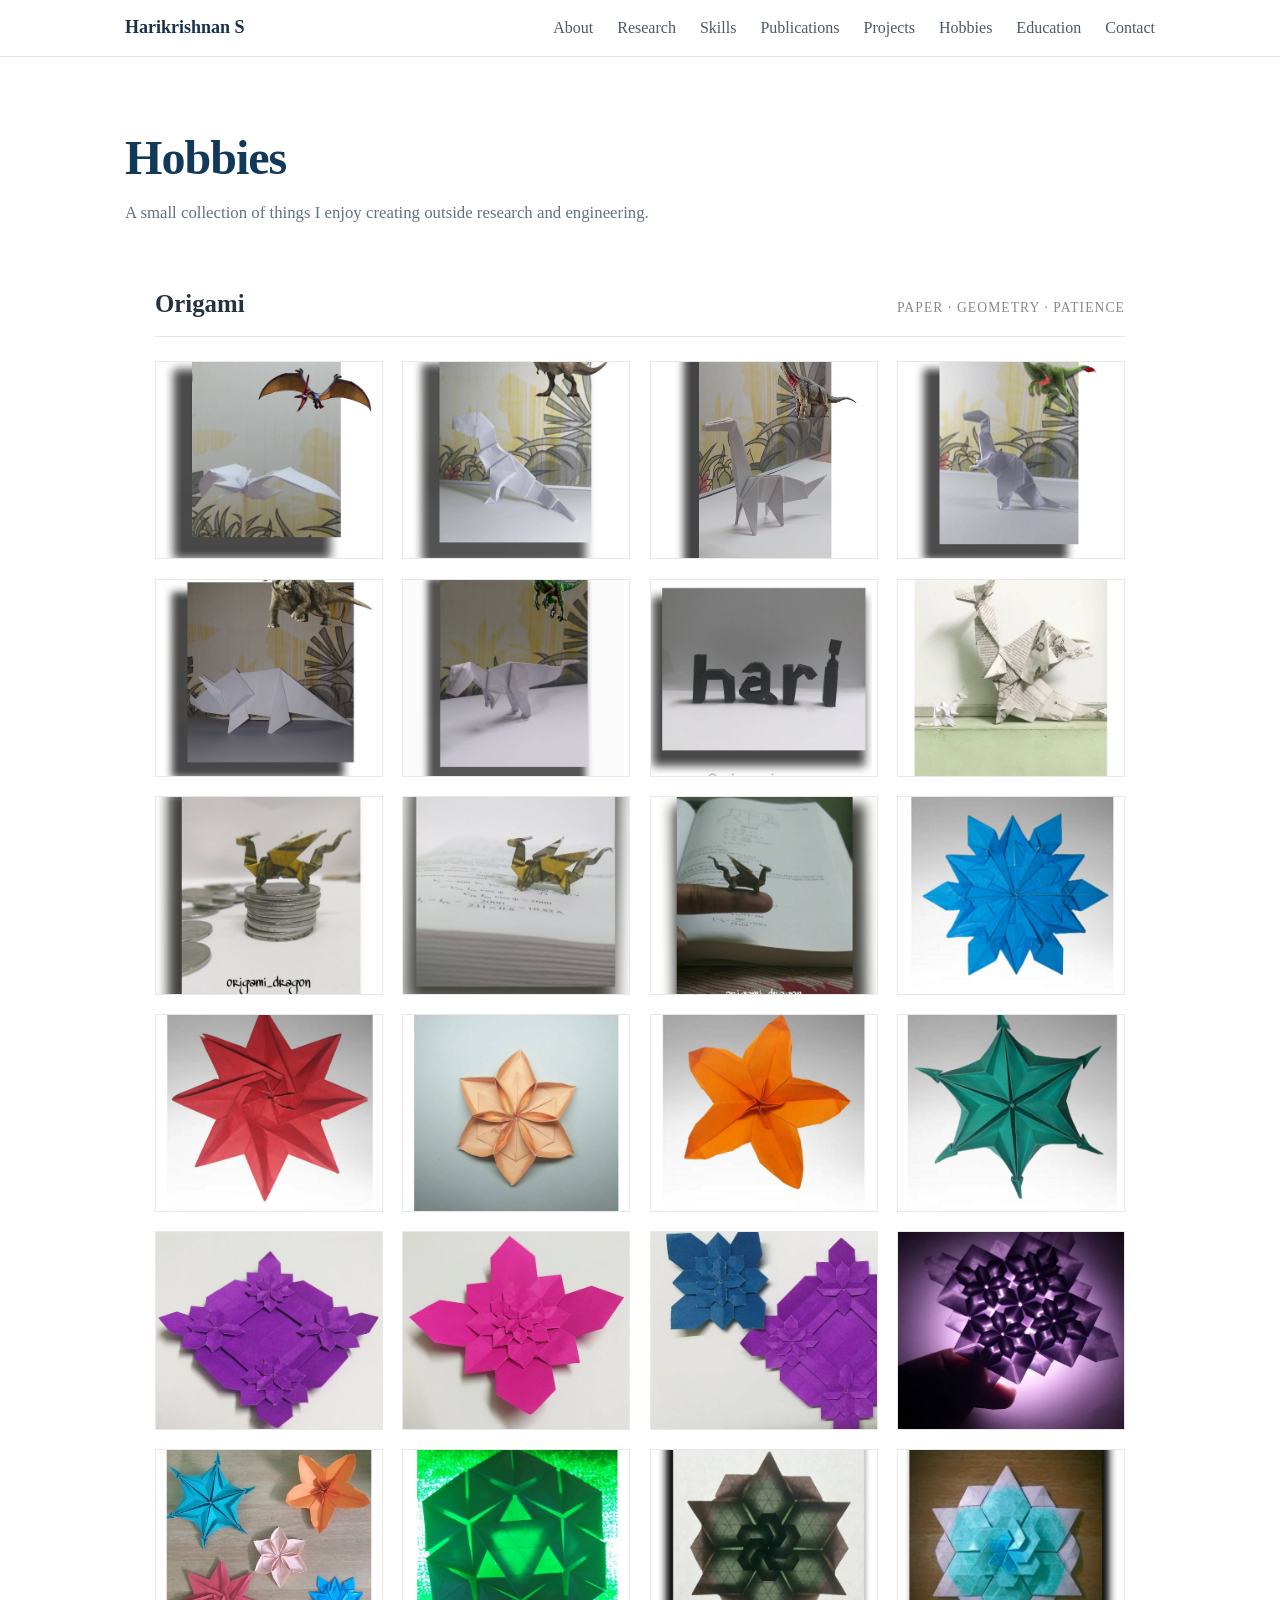
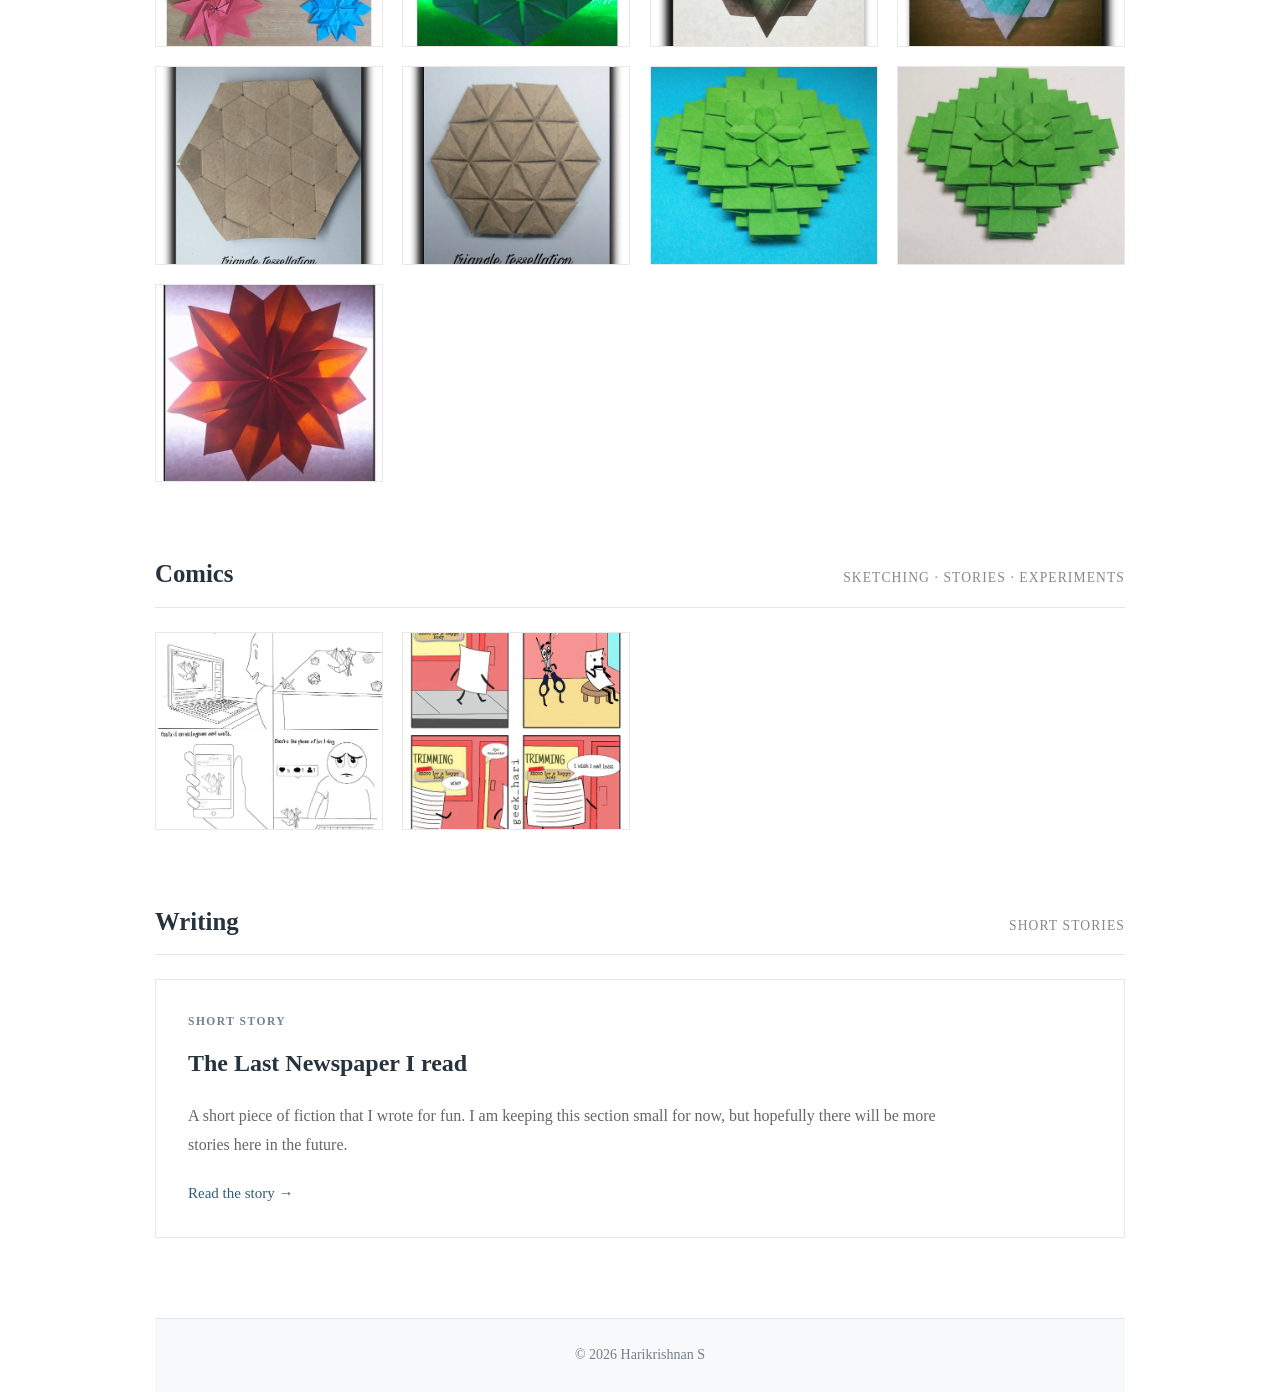
<file: tutorials.html>
<!DOCTYPE html>
<html lang="en">
<head>
<meta charset="UTF-8">
<meta name="viewport" content="width=device-width, initial-scale=1.0">
<title>Hobbies | Harikrishnan S</title>
<link rel="stylesheet" href="css/style.css">

<style>
.hobby-intro{
    max-width:760px;
    margin:0 auto 3.5rem;
    text-align:center;
}

.hobby-intro p{
    color:#666;
    line-height:1.8;
    font-size:1.05rem;
}

.hobby-section{
    margin-bottom:4.5rem;
}

.hobby-section-header{
    display:flex;
    align-items:baseline;
    justify-content:space-between;
    gap:1rem;
    margin-bottom:1.5rem;
    border-bottom:1px solid #e6e6e6;
    padding-bottom:.8rem;
}

.hobby-section-header h2{
    margin:0;
    font-size:1.55rem;
}

.hobby-section-header span{
    color:#888;
    font-size:.85rem;
    letter-spacing:.08em;
    text-transform:uppercase;
}


/* ================= GALLERY ================= */

.hobby-gallery{
    display:grid;
    grid-template-columns:repeat(4,1fr);
    gap:1.2rem;
}

.hobby-item{
    position:relative;
    overflow:hidden;
    background:#f5f5f5;
    border:1px solid #e8e8e8;
    aspect-ratio:1.15/1;
    transition:transform .25s ease, box-shadow .25s ease;
}

.hobby-item:hover{
    transform:translateY(-4px);
    box-shadow:0 12px 30px rgba(0,0,0,.10);
}

.hobby-item img{
    display:block;
    width:100%;
    height:100%;
    object-fit:cover;
    transition:transform .4s ease;
}

.hobby-item:hover img{
    transform:scale(1.04);
}


/* ================= IMAGE TITLE ================= */

.hobby-caption{
    position:absolute;
    left:0;
    right:0;
    bottom:0;
    padding:.9rem 1rem;
    background:linear-gradient(
        transparent,
        rgba(0,0,0,.75)
    );
    color:white;
}

.hobby-caption h3{
    margin:1rem 0 0;
    font-size:.95rem;
    font-weight:500;
    letter-spacing:.03em;
}


/* Hide descriptions completely */

.hobby-caption p{
    display:none;
}


/* ================= WRITING ================= */

.writing-card{
    border:1px solid #e8e8e8;
    padding:2rem;
    background:#fff;
}

.writing-card h2{
    margin-top:.5rem;
}

.writing-card p{
    color:#666;
    line-height:1.8;
    max-width:760px;
}


/* ================= RESPONSIVE ================= */

@media(max-width:1000px){
    .hobby-gallery{
        grid-template-columns:repeat(3,1fr);
    }
}

@media(max-width:700px){
    .hobby-gallery{
        grid-template-columns:repeat(2,1fr);
    }
}

@media(max-width:500px){
    .hobby-gallery{
        grid-template-columns:1fr;
    }

    .hobby-section-header{
        display:block;
    }

    .hobby-section-header span{
        display:block;
        margin-top:.35rem;
    }
}
</style>
</head>

<body>
<nav class="navbar">
<div class="nav-container">
<div class="logo">Harikrishnan S</div>
<div class="nav-links">
<a href="index.html">About</a>
<a href="index.html#research">Research</a>
<a href="index.html#skills">Skills</a>
<a href="index.html#publications">Publications</a>
<a href="projects.html">Projects</a>
<a href="tutorials.html">Hobbies</a>
<a href="index.html#education">Education</a>
<a href="index.html#contact">Contact</a>
</div>
</div>
</nav>

<section class="page-header">
<h1>Hobbies</h1>
<p>A small collection of things I enjoy creating outside research and engineering.</p>
</section>

<main class="projects-container">



<section class="hobby-section">
<div class="hobby-section-header">
<h2>Origami</h2>
<span>Paper · Geometry · Patience</span>
</div>

<div class="hobby-gallery">
<article class="hobby-item"><img src="images/im1.jpg" alt="Origami work 01"></article>
<article class="hobby-item"><img src="images/im2.jpg" alt="Origami work 01"></article>
<article class="hobby-item"><img src="images/im3.jpg" alt="Origami work 01"></article>
<article class="hobby-item"><img src="images/im4.jpg" alt="Origami work 01"></article>
<article class="hobby-item"><img src="images/im5.jpg" alt="Origami work 01"></article>
<article class="hobby-item"><img src="images/im6.jpg" alt="Origami work 01"></article>
<article class="hobby-item"><img src="images/im7.jpg" alt="Origami work 01"></article>
<article class="hobby-item"><img src="images/im8.jpg" alt="Origami work 01"></article>
<article class="hobby-item"><img src="images/im9.jpg" alt="Origami work 01"></article>
<article class="hobby-item"><img src="images/im10.jpg" alt="Origami work 01"></article>
<article class="hobby-item"><img src="images/im11.jpg" alt="Origami work 01"></article>
<article class="hobby-item"><img src="images/im12.jpg" alt="Origami work 01"></article>
<article class="hobby-item"><img src="images/im13.jpg" alt="Origami work 01"></article>
<article class="hobby-item"><img src="images/im14.jpg" alt="Origami work 01"></article>
<article class="hobby-item"><img src="images/im15.jpg" alt="Origami work 01"></article>
<article class="hobby-item"><img src="images/im16.jpg" alt="Origami work 01"></article>
<article class="hobby-item"><img src="images/im17.jpg" alt="Origami work 01"></article>
<article class="hobby-item"><img src="images/im18.jpg" alt="Origami work 01"></article>
<article class="hobby-item"><img src="images/im19.jpg" alt="Origami work 01"></article>

<article class="hobby-item"><img src="images/im21.jpg" alt="Origami work 01"></article>
<article class="hobby-item"><img src="images/im22.jpg" alt="Origami work 01"></article>

<article class="hobby-item"><img src="images/im24.jpg" alt="Origami work 01"></article>
<article class="hobby-item"><img src="images/im25.jpg" alt="Origami work 02"></article>
<article class="hobby-item"><img src="images/im26.webp" alt="Origami work 01"></article>
<article class="hobby-item"><img src="images/im27.jpg" alt="Origami work 01"></article>
<article class="hobby-item"><img src="images/im28.webp" alt="Origami work 01"></article>
<article class="hobby-item"><img src="images/im29.webp" alt="Origami work 01"></article>
<article class="hobby-item"><img src="images/im30.webp" alt="Origami work 01"></article>
<article class="hobby-item"><img src="images/im31.webp" alt="Origami work 01"></article>

</div>
</section>

<section class="hobby-section">
<div class="hobby-section-header">
<h2>Comics</h2>
<span>Sketching · Stories · Experiments</span>
</div>

<div class="hobby-gallery">
<article class="hobby-item"><img src="images/im20.jpg" alt="Origami work 01"></article>
<article class="hobby-item"><img src="images/im23.jpg" alt="Origami work 01"></article>
</div>
</section>

<section class="hobby-section">
<div class="hobby-section-header">
<h2>Writing</h2>
<span>Short Stories</span>
</div>

<article class="writing-card">
<span class="project-category">SHORT STORY</span>
<h2>The Last Newspaper I read</h2>
<p>A short piece of fiction that I wrote for fun. I am keeping this section
small for now, but hopefully there will be more stories here in the future.</p>
<a href="files/short_story.pdf" class="read-more">Read the story →</a>
</article>
</section>

</main>

<footer><p>© 2026 Harikrishnan S</p></footer>
</body>
</html>
</file>
<file: css/style.css>
/* ================= GLOBAL ================= */

* { box-sizing: border-box; }

html { scroll-behavior: smooth; scroll-padding-top: 75px; }

body {
    margin: 0;
    font-family: "Source Serif 4", Georgia, serif;
    font-size: 16px;
    line-height: 1.6;
    color: #26323d;
    background: #fff;
}

a { color: #315b7d; text-decoration: none; }
a:hover { color: #17324d; text-decoration: underline; }

strong { color: #26384a; }

.muted { color: #727d87 !important; }


/* ================= NAVIGATION ================= */

.navbar {
    position: sticky;
    top: 0;
    z-index: 1000;
    background: rgba(255,255,255,.97);
    border-bottom: 1px solid #dfe4e8;
    backdrop-filter: blur(8px);
}

.nav-container {
    max-width: 1080px;
    margin: auto;
    padding: 12px 25px;
    display: flex;
    align-items: center;
    justify-content: space-between;
    gap: 25px;
}

.logo {
    color: #17324d;
    font-size: 18px;
    font-weight: bold;
    white-space: nowrap;
}

.nav-links {
    display: flex;
    align-items: center;
    gap: 24px;
    flex-wrap: wrap;
}

.nav-links a {
    position: relative;
    padding: 3px 0;
    color: #4d5964;
    font-size: 16px;
    text-decoration: none;
}

.nav-links a::after {
    content: "";
    position: absolute;
    left: 0;
    bottom: 0;
    width: 0;
    height: 1.5px;
    background: #315b7d;
    transition: width .2s ease;
}

.nav-links a:hover { color: #17324d; text-decoration: none; }
.nav-links a:hover::after { width: 100%; }


/* ================= HERO ================= */

.hero { background: #f7f9fb; border-bottom: 1px solid #e1e6ea; }

.hero-container { max-width: 1000px; margin: auto; padding: 42px 30px 38px; display: flex; align-items: center; gap: 38px; }

.hero-image { flex: 0 0 175px; }

.hero-image img {
    display: block;
    width: 175px;
    height: 175px;
    object-fit: cover;
    border-radius: 50%;
    border: 4px solid #fff;
    box-shadow: 0 4px 16px rgba(23,50,77,.13);
    background: #edf1f4;
}

.hero-text { max-width: 720px; }

.hero-text h1 {
    margin: 0;
    color: #17324d;
    font-size: 42px;
    line-height: 1.15;
}

.hero-text h2 {
    margin: 8px 0 14px;
    color: #315b7d;
    font-size: 21px;
    font-weight: normal;
    line-height: 1.4;
}

.hero-text p {
    margin: 0;
    color: #59646f;
    font-size: 17px;
    line-height: 1.7;
}


/* ================= BUTTONS ================= */

.hero-links,
.project-buttons {
    display: flex;
    flex-wrap: wrap;
    gap: 9px;
    margin-top: 20px;
}

.button {
    display: inline-block;
    padding: 7px 15px;
    border: 1px solid #17324d;
    border-radius: 3px;
    background: #17324d;
    color: #fff;
    font-size: 15px;
    text-decoration: none;
    transition: .2s ease;
}

.button:hover {
    background: #315b7d;
    border-color: #315b7d;
    color: #fff;
    text-decoration: none;
}

.button.secondary {
    background: transparent;
    color: #17324d;
    border-color: #b5c0c9;
}

.button.secondary:hover {
    background: #f0f4f7;
    color: #17324d;
}


/* ================= SOCIAL LINKS ================= */

.social-links {
    display: flex;
    flex-wrap: wrap;
    gap: 18px;
    margin-top: 17px;
}

.social-links a { font-size: 15px; }
.social-links a:hover { text-decoration: underline; }


/* ================= GENERAL SECTIONS ================= */

.section {
    max-width: 1030px;
    margin: auto;
    padding: 42px 30px;
    border-bottom: 1px solid #e3e7ea;
}

.section h2 {
    margin: 0 0 20px;
    padding-bottom: 7px;
    color: #17324d;
    font-size: 28px;
    line-height: 1.3;
    border-bottom: 1px solid #dfe5e9;
}

.section h2::after {
    content: "";
    display: block;
    width: 38px;
    height: 2px;
    margin-top: 7px;
    background: #315b7d;
}

.section p {
    max-width: 900px;
    margin: 7px 0;
    color: #56616c;
    font-size: 16px;
}


/* ================= RESEARCH ================= */

.research-list {
    display: grid;
    grid-template-columns: repeat(2,1fr);
    gap: 0 40px;
    margin: 0;
    padding: 0;
    list-style: none;
}

.research-list li {
    position: relative;
    padding: 7px 0 7px 18px;
    color: #4f5a65;
    border-bottom: 1px solid #edf0f2;
}

.research-list li::before {
    content: "•";
    position: absolute;
    left: 1px;
    color: #315b7d;
}


/* ================= SKILLS ================= */

.skills-grid {
    display: grid;
    grid-template-columns: repeat(2,1fr);
    gap: 12px;
}

.skill-box {
    padding: 16px 19px;
    background: #f8fafb;
    border: 1px solid #e0e5e9;
    border-radius: 3px;
}

.skill-box h3 {
    margin: 0 0 4px;
    color: #26384a;
    font-size: 18px;
}

.skill-box p {
    margin: 0;
    color: #66717b;
    font-size: 15px;
}


/* ================= TIMELINE ================= */

.timeline-item {
    display: grid;
    grid-template-columns: 135px 1fr;
    gap: 25px;
    padding: 17px 0;
    border-bottom: 1px solid #e5e9ec;
}

.timeline-item:last-child { border-bottom: none; }

.timeline-year {
    color: #697580;
    font-size: 15px;
    padding-top: 2px;
}

.timeline-item h3 {
    margin: 0 0 4px;
    color: #26384a;
    font-size: 19px;
    line-height: 1.35;
}

.timeline-item p {
    margin: 3px 0;
    color: #626d77;
    font-size: 15.5px;
}


/* ================= EXPERIENCE ================= */

.experience {
    padding: 18px 22px;
    border-left: 3px solid #315b7d;
    background: #f8fafb;
}

.experience h3 {
    margin: 0 0 3px;
    color: #26384a;
    font-size: 19px;
}


/* ================= PUBLICATIONS ================= */

.publication {
    padding: 14px 0;
    border-bottom: 1px solid #e4e8eb;
}

.publication:last-child { border-bottom: none; }

.publication h3 {
    margin: 0 0 3px;
    color: #26384a;
    font-size: 17px;
    line-height: 1.45;
}

.publication p {
    margin: 2px 0;
    color: #68737d;
    font-size: 15px;
}

.publication a {
    font-size: 15px;
}


/* ================= PAGE HEADER ================= */

.page-header {
    max-width: 1030px;
    margin: auto;
    padding: 48px 30px 28px;
}

.page-header h1 {
    margin: 0;
    color: #17324d;
    font-size: 38px;
    line-height: 1.2;
}

.page-header p {
    margin: 8px 0 0;
    color: #68737d;
    font-size: 17px;
}


/* =========================================================
   PROJECTS PAGE
   ========================================================= */

.page-header {
    padding: 75px 0 55px;
}

.page-header-inner {
    max-width: 970px;
    margin: auto;
}

.page-label {
    display: block;
    margin-bottom: 15px;

    font-size: 0.75rem;
    font-weight: 600;
    letter-spacing: 0.14em;

    color: #718096;
}

.page-header h1 {
    margin: 0 0 14px;

    font-size: 3rem;
    line-height: 1.1;
    letter-spacing: -0.02em;

    color: #12395a;
}

.page-header p {
    max-width: 750px;
    margin: 0;

    font-size: 1.05rem;
    line-height: 1.8;

    color: #617286;
}


/* PROJECT CONTAINER */

.projects-container {
    max-width: 970px;
    margin: 0 auto 80px;
}


/* PROJECT CARD */

.project-card {
    display: grid;
    grid-template-columns: 70px 1fr;

    padding: 48px 0;

    border-top: 1px solid #dfe5eb;
}

.project-card:last-child {
    border-bottom: 1px solid #dfe5eb;
}


/* PROJECT NUMBER */

.project-number {
    padding-top: 5px;

    font-family: Georgia, serif;
    font-size: 1rem;

    color: #9aa8b6;
}


/* PROJECT CONTENT */

.project-content {
    max-width: 780px;
}

.project-category {
    display: block;

    margin-bottom: 13px;

    font-size: 0.72rem;
    font-weight: 600;
    letter-spacing: 0.13em;

    color: #718096;
}

.project-content h2 {
    margin: 0 0 15px;

    font-family: Georgia, serif;
    font-size: 1.75rem;
    line-height: 1.3;

    color: #163d5d;
}

.project-description {
    max-width: 700px;

    margin: 0 0 27px;

    font-size: 1rem;
    line-height: 1.8;

    color: #536579;
}


/* DETAILS */

.project-details {
    margin-bottom: 28px;
}

.project-details h3 {
    margin: 0 0 10px;

    font-size: 0.9rem;
    font-weight: 600;

    color: #294a66;
}

.project-details ul {
    margin: 0;
    padding-left: 19px;

    color: #5d6e80;
}

.project-details li {
    margin-bottom: 6px;

    font-size: 0.94rem;
}


/* TECHNOLOGIES */

.technologies {
    margin: 0;

    font-size: 0.94rem;
    color: #5d6e80;
}

.technologies span {
    padding: 0 6px;
    color: #a3adb7;
}


/* BUTTONS */

.project-buttons {
    display: flex;
    flex-wrap: wrap;
    gap: 10px;
}

.button {
    display: inline-block;

    padding: 10px 17px;

    border: 1px solid #183c5a;
    border-radius: 3px;

    background: #183c5a;

    color: white;
    text-decoration: none;

    font-size: 0.87rem;

    transition:
        background 0.2s ease,
        color 0.2s ease,
        border-color 0.2s ease;
}

.button:hover {
    background: #102f49;
    border-color: #102f49;
}

.button.secondary {
    background: transparent;
    color: #294a66;
    border-color: #b8c4cf;
}

.button.secondary:hover {
    background: #f4f6f8;
    border-color: #8e9dac;
}


/* FOOTER */

footer {
    max-width: 970px;
    margin: 0 auto;

    padding: 30px 0 45px;

    border-top: 1px solid #dfe5eb;

    color: #7b8794;
    font-size: 0.85rem;
}


/* =========================================================
   RESPONSIVE
   ========================================================= */

@media (max-width: 900px) {

    .page-header-inner,
    .projects-container,
    footer {
        width: calc(100% - 40px);
    }

}


@media (max-width: 650px) {

    .page-header {
        padding: 55px 0 40px;
    }

    .page-header h1 {
        font-size: 2.4rem;
    }

    .project-card {
        grid-template-columns: 42px 1fr;
        padding: 38px 0;
    }

    .project-content h2 {
        font-size: 1.45rem;
    }

    .project-number {
        font-size: 0.9rem;
    }

}


/* ================= TUTORIALS ================= */

.tutorial-container {
    max-width: 1030px;
    margin: auto;
    padding: 0 30px 55px;
}

.tutorial-card {
    display: grid;
    grid-template-columns: 55px 1fr;
    gap: 18px;
    padding: 21px 0;
    border-bottom: 1px solid #e3e8eb;
}

.tutorial-number {
    color: #9aa6b0;
    font-size: 25px;
    font-weight: bold;
}

.tutorial-card h2 {
    margin: 2px 0 6px;
    color: #26384a;
    font-size: 22px;
    line-height: 1.35;
}

.tutorial-card p {
    margin: 4px 0;
    color: #59646e;
    font-size: 15.5px;
}

.read-more {
    display: inline-block;
    margin-top: 5px;
    font-size: 15px;
}

.read-more:hover { text-decoration: underline; }


/* ================= FOOTER ================= */

footer {
    padding: 25px 20px;
    text-align: center;
    background: #f7f9fb;
    border-top: 1px solid #e1e6ea;
    color: #747f89;
    font-size: 14px;
}

footer p { margin: 0; }


/* ================= RESPONSIVE ================= */

@media (max-width: 800px) {
    .nav-container { flex-direction: column; gap: 7px; padding: 11px 20px; }
    .nav-links { justify-content: center; gap: 8px 18px; }
    .hero-container { padding: 45px 25px; gap: 30px; }
    .hero-image { flex-basis: 150px; }
    .hero-image img { width: 150px; height: 150px; }
    .hero-text h1 { font-size: 37px; }
    .project-card { grid-template-columns: 230px 1fr; gap: 22px; }
    .project-image { height: 165px; }
}


@media (max-width: 600px) {
    body { font-size: 15.5px; }

    .nav-links { gap: 6px 14px; }
    .nav-links a { font-size: 14px; }

    .hero-container {
        flex-direction: column;
        text-align: center;
        padding: 40px 20px;
    }

    .hero-image { flex: none; }
    .hero-image img { width: 150px; height: 150px; }

    .hero-text h1 { font-size: 34px; }
    .hero-text h2 { font-size: 19px; }
    .hero-text p { font-size: 15.5px; }

    .hero-links,
    .social-links { justify-content: center; }

    .section { padding: 35px 20px; }
    .section h2 { font-size: 26px; }

    .research-list,
    .skills-grid { grid-template-columns: 1fr; }

    .timeline-item {
        grid-template-columns: 1fr;
        gap: 3px;
        padding: 15px 0;
    }

    .timeline-year { font-weight: bold; }

    .page-header { padding: 40px 20px 25px; }
    .page-header h1 { font-size: 34px; }

    .projects-container,
    .tutorial-container { padding-left: 20px; padding-right: 20px; }

    .project-card {
        grid-template-columns: 1fr;
        gap: 15px;
    }

    .project-image { height: 200px; }

    .tutorial-card {
        grid-template-columns: 40px 1fr;
        gap: 12px;
    }

    .tutorial-card h2 { font-size: 20px; }
}
</file>
<file: css/projects.css>
/* =========================================================
   PROJECTS PAGE — MODERN PROJECT GRID
   ========================================================= */

/* ---------- HERO ---------- */

.projects-hero {
    padding: 65px 0 48px;
    background: linear-gradient(to bottom, #fbfcfd, #f7f9fb);
    border-bottom: 1px solid #dfe5eb;
}

.projects-hero .page-header-inner {
    max-width: 1050px;
}

.projects-hero h1 {
    font-family: "Source Serif 4", Georgia, serif;
    font-size: 3.25rem;
    line-height: 1.05;
    letter-spacing: -0.025em;
    color: #12395a;
    margin: 0 0 16px;
}

.projects-hero p {
    max-width: 850px;
    color: #617286;
    font-size: 1.03rem;
    line-height: 1.75;
    margin: 0 0 12px;
}


/* ---------- MAIN CONTAINER ---------- */

.projects-container {
    max-width: 1100px;
    margin: 0 auto 70px;
}


/* ---------- SECTION HEADER ---------- */

.project-intro-row {
    display: flex;
    align-items: end;
    justify-content: space-between;
    gap: 20px;
    padding: 45px 0 22px;
}

.project-intro-row .page-label {
    margin-bottom: 6px;
}

.project-intro-row h2 {
    margin: 0;
    color: #17324d;
    font-family: "Source Serif 4", Georgia, serif;
    font-size: 2rem;
    line-height: 1.2;
}

.project-count {
    color: #8a96a2;
    font-size: .88rem;
    white-space: nowrap;
}


/* ---------- FILTERS ---------- */

.project-filters {
    display: flex;
    flex-wrap: wrap;
    gap: 7px;
    padding: 0 0 24px;
    border-bottom: 1px solid #dfe5eb;
}

.filter {
    appearance: none;
    border: 1px solid #cfd8df;
    border-radius: 3px;
    padding: 7px 14px;
    background: #fff;
    color: #617286;
    font-family: "Source Serif 4", Georgia, serif;
    font-size: .86rem;
    cursor: pointer;
    transition: all .18s ease;
}

.filter:hover {
    border-color: #315b7d;
    color: #17324d;
    transform: translateY(-1px);
}

.filter.active {
    border-color: #17324d;
    background: #17324d;
    color: #fff;
}


/* =========================================================
   PROJECT GRID
   ========================================================= */

.archive-project {
    position: relative;
    display: flex;
    flex-direction: column;

    min-height: 330px;

    padding: 30px 30px 27px;

    background: #ffffff;
    border: 1px solid #e1e7ec;
    border-radius: 5px;

    transition:
        transform .2s ease,
        box-shadow .2s ease,
        border-color .2s ease;
}

.archive-project:hover {
    transform: translateY(-4px);
    border-color: #c8d4df;
    box-shadow: 0 10px 28px rgba(20, 45, 70, .08);
}


/* =========================================================
   PROJECT GRID
   ========================================================= */

.projects-grid {
    display: grid;
    grid-template-columns: repeat(3, minmax(0, 1fr));
    gap: 18px;
    margin-top: 22px;
    width: 100%;
}

.project-card.archive-project {
    position: relative;
    display: flex;
    flex-direction: column;

    width: auto;
    min-width: 0;
    min-height: 330px;

    margin: 0;
    padding: 30px 30px 27px;

    box-sizing: border-box;

    background: #ffffff;
    border: 1px solid #e1e7ec;
    border-radius: 5px;

    transition:
        transform .2s ease,
        box-shadow .2s ease,
        border-color .2s ease;
}

.project-card.archive-project:hover {
    transform: translateY(-4px);
    border-color: #c8d4df;
    box-shadow: 0 10px 28px rgba(20, 45, 70, .08);
}

/* ---------- PROJECT NUMBER ---------- */

.archive-project .project-number {
    position: absolute;
    top: 20px;
    right: 22px;

    display: flex;
    align-items: center;
    justify-content: center;

    width: 34px;
    height: 26px;

    border: 1px solid #dce4ea;
    border-radius: 3px;

    color: #8a98a5;
    font-size: .72rem;
    font-weight: 600;
    letter-spacing: .05em;

    background: #fafcfd;
}


/* ---------- CONTENT ---------- */

.archive-project .project-content {
    display: flex;
    flex-direction: column;
    height: 100%;
    max-width: none;
}


/* ---------- CATEGORY ---------- */

.archive-project .project-category {
    display: block;

    padding-right: 45px;
    margin-bottom: 13px;

    color: #315b7d;
    font-size: .68rem;
    font-weight: 700;
    letter-spacing: .07em;
    line-height: 1.45;
}


/* ---------- TITLE ---------- */

.archive-project .project-content h2 {
    margin: 0 40px 13px 0;

    color: #17324d;

    font-family: "Source Serif 4", Georgia, serif;
    font-size: 1.38rem;
    line-height: 1.32;

    letter-spacing: -.01em;
}


/* ---------- DESCRIPTION ---------- */

.project-description {
    margin: 0 0 17px;

    color: #617286;

    font-size: .91rem;
    line-height: 1.7;
}


/* ---------- TAGS ---------- */

.project-tags {
    display: flex;
    flex-wrap: wrap;
    gap: 6px;

    margin: auto 0 18px;
}

.project-tags span {
    padding: 4px 7px;

    border: 1px solid #d7dfe6;
    border-radius: 2px;

    background: #fbfcfd;
    color: #647587;

    font-size: .59rem;
    font-weight: 600;
    letter-spacing: .05em;
}


/* ---------- BUTTONS ---------- */

.project-buttons {
    display: flex;
    flex-wrap: wrap;
    gap: 7px;

    margin-top: auto;
}

.project-buttons .button {
    font-size: .78rem;
    padding: 7px 11px;
}


/* =========================================================
   FEATURED PROJECT
   ========================================================= */

.project-card.featured-project {
    display: flex;

    width: 100%;

    margin: 28px 0 4px;
    padding: 38px 40px;

    min-height: 250px;

    border: 1px solid #cfdbe5;
    border-left: 4px solid #315b7d;

    background:
        linear-gradient(
            135deg,
            #f8fafc 0%,
            #ffffff 100%
        );

    border-radius: 5px;
}

.featured-project .project-number {
    position: absolute;
    top: 25px;
    right: 28px;
}

.featured-project .project-content {
    max-width: 850px;
    padding-left: 0;
    border-left: 0;
}

.featured-project .project-category {
    color: #315b7d;
}

.featured-project .project-content h2 {
    font-size: 1.9rem;
    line-height: 1.3;
    max-width: 750px;
}


/* =========================================================
   HIDDEN PROJECT
   ========================================================= */

.projects-grid .project-card.archive-project.hidden-project {
    display: none !important;
}


/* =========================================================
   MORE PROJECTS
   ========================================================= */

.more-projects {
    display: flex;
    align-items: center;
    gap: 18px;

    padding: 42px 0 10px;

    text-align: center;
}

.more-projects span {
    flex: 1;
    height: 1px;
    background: #e2e7eb;
}

.more-projects p {
    margin: 0;

    color: #7b8794;

    font-size: .88rem;
    white-space: nowrap;
}


/* =========================================================
   TABLET
   ========================================================= */

@media (max-width: 950px) {

    .projects-container {
        width: calc(100% - 40px);
    }

    .projects-grid {
        grid-template-columns: repeat(2, minmax(0, 1fr));
    }

}


/* =========================================================
   MOBILE
   ========================================================= */

@media (max-width: 650px) {

    .projects-hero {
        padding: 50px 0 40px;
    }

    .projects-hero .page-header-inner {
        width: calc(100% - 40px);
    }

    .projects-hero h1 {
        font-size: 2.55rem;
    }

    .projects-hero p {
        font-size: .95rem;
        line-height: 1.7;
    }


    .project-intro-row {
        align-items: flex-start;
        flex-direction: column;
        gap: 7px;
    }


    .projects-grid {
    grid-template-columns: 1fr;
    gap: 15px;
}

.project-card.archive-project {
    width: 100%;
    min-height: auto;
    padding: 27px 24px 24px;
}


    .project-card.featured-project {
        width: 100%;
        padding: 30px 24px;
        margin-top: 20px;
    }


    .featured-project .project-content h2 {
        font-size: 1.55rem;
    }


    .archive-project .project-content h2 {
        font-size: 1.28rem;
    }


    .archive-project .project-number {
        top: 17px;
        right: 18px;
    }


    .project-category {
        max-width: 75%;
    }


    .project-filters {
        gap: 6px;
    }


    .filter {
        padding: 6px 10px;
        font-size: .8rem;
    }


    .more-projects {
        gap: 10px;
    }


    .more-projects p {
        white-space: normal;
    }

}
</file>
